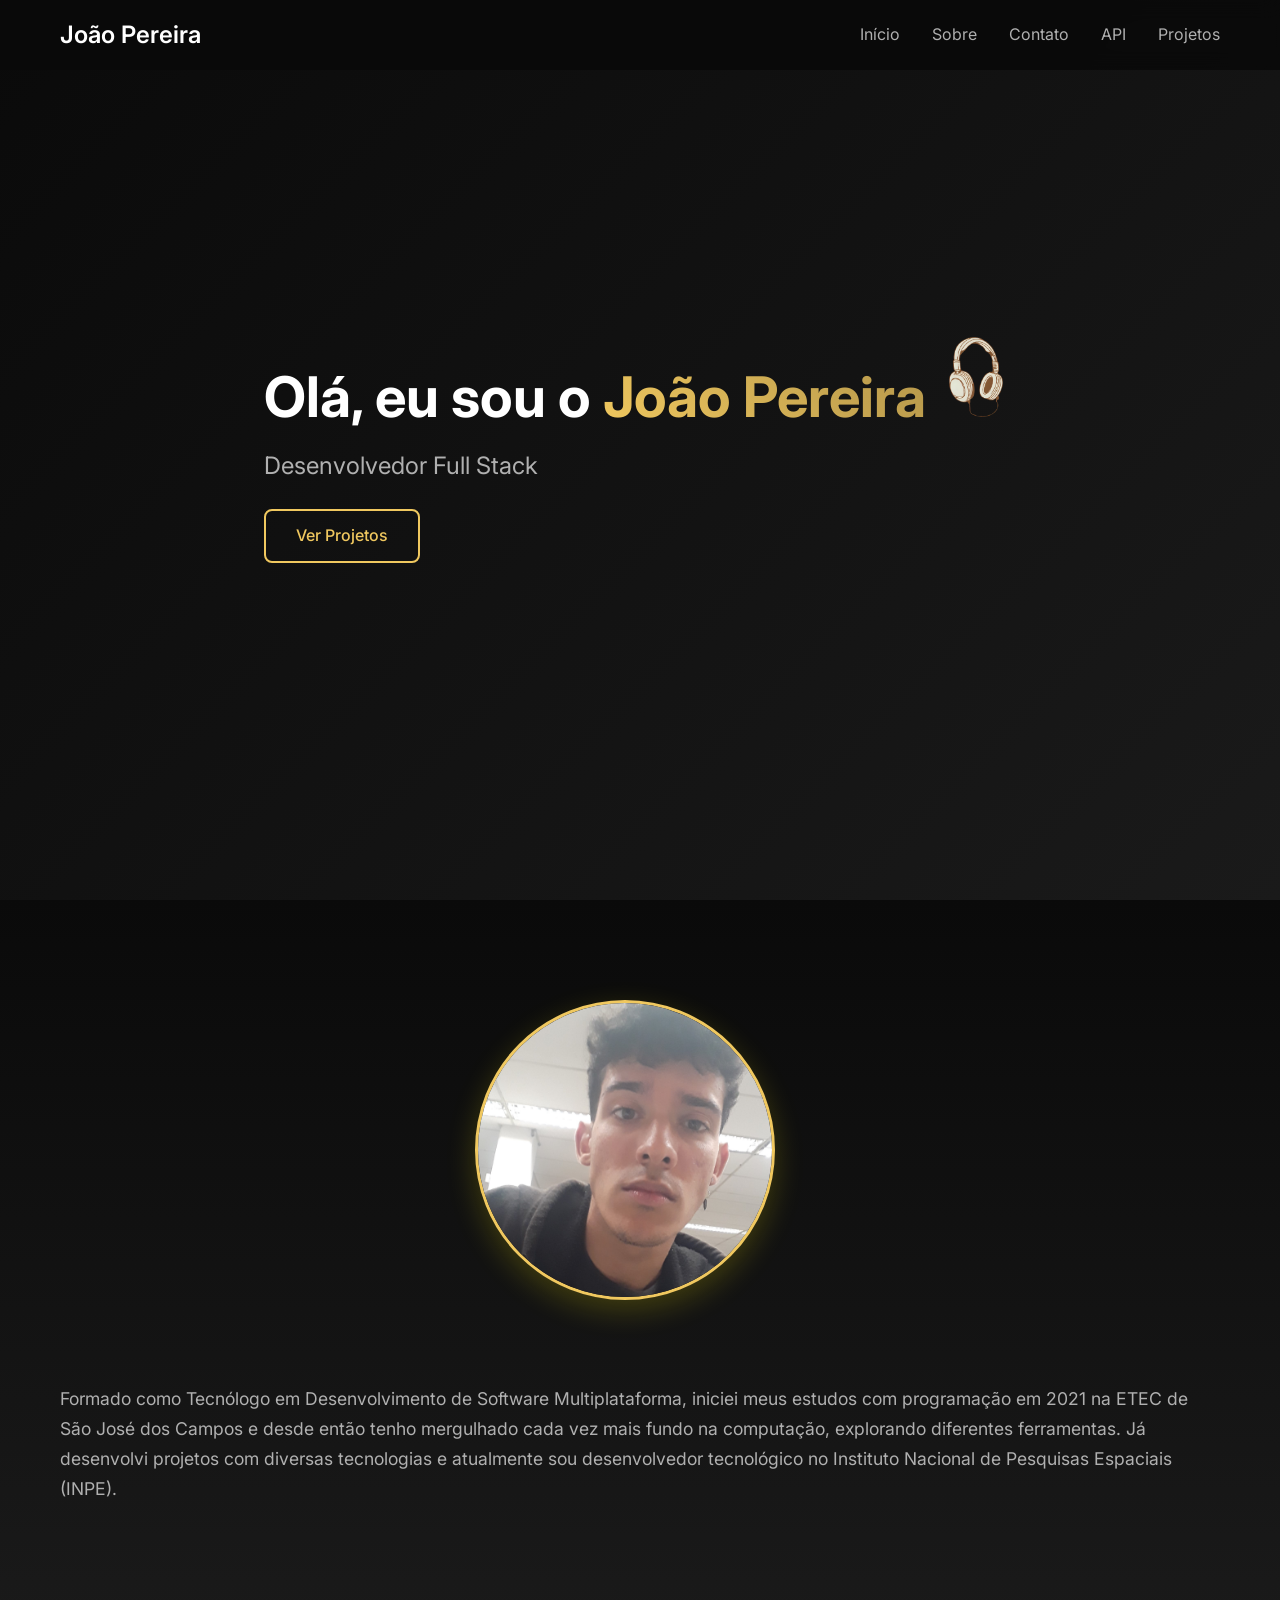
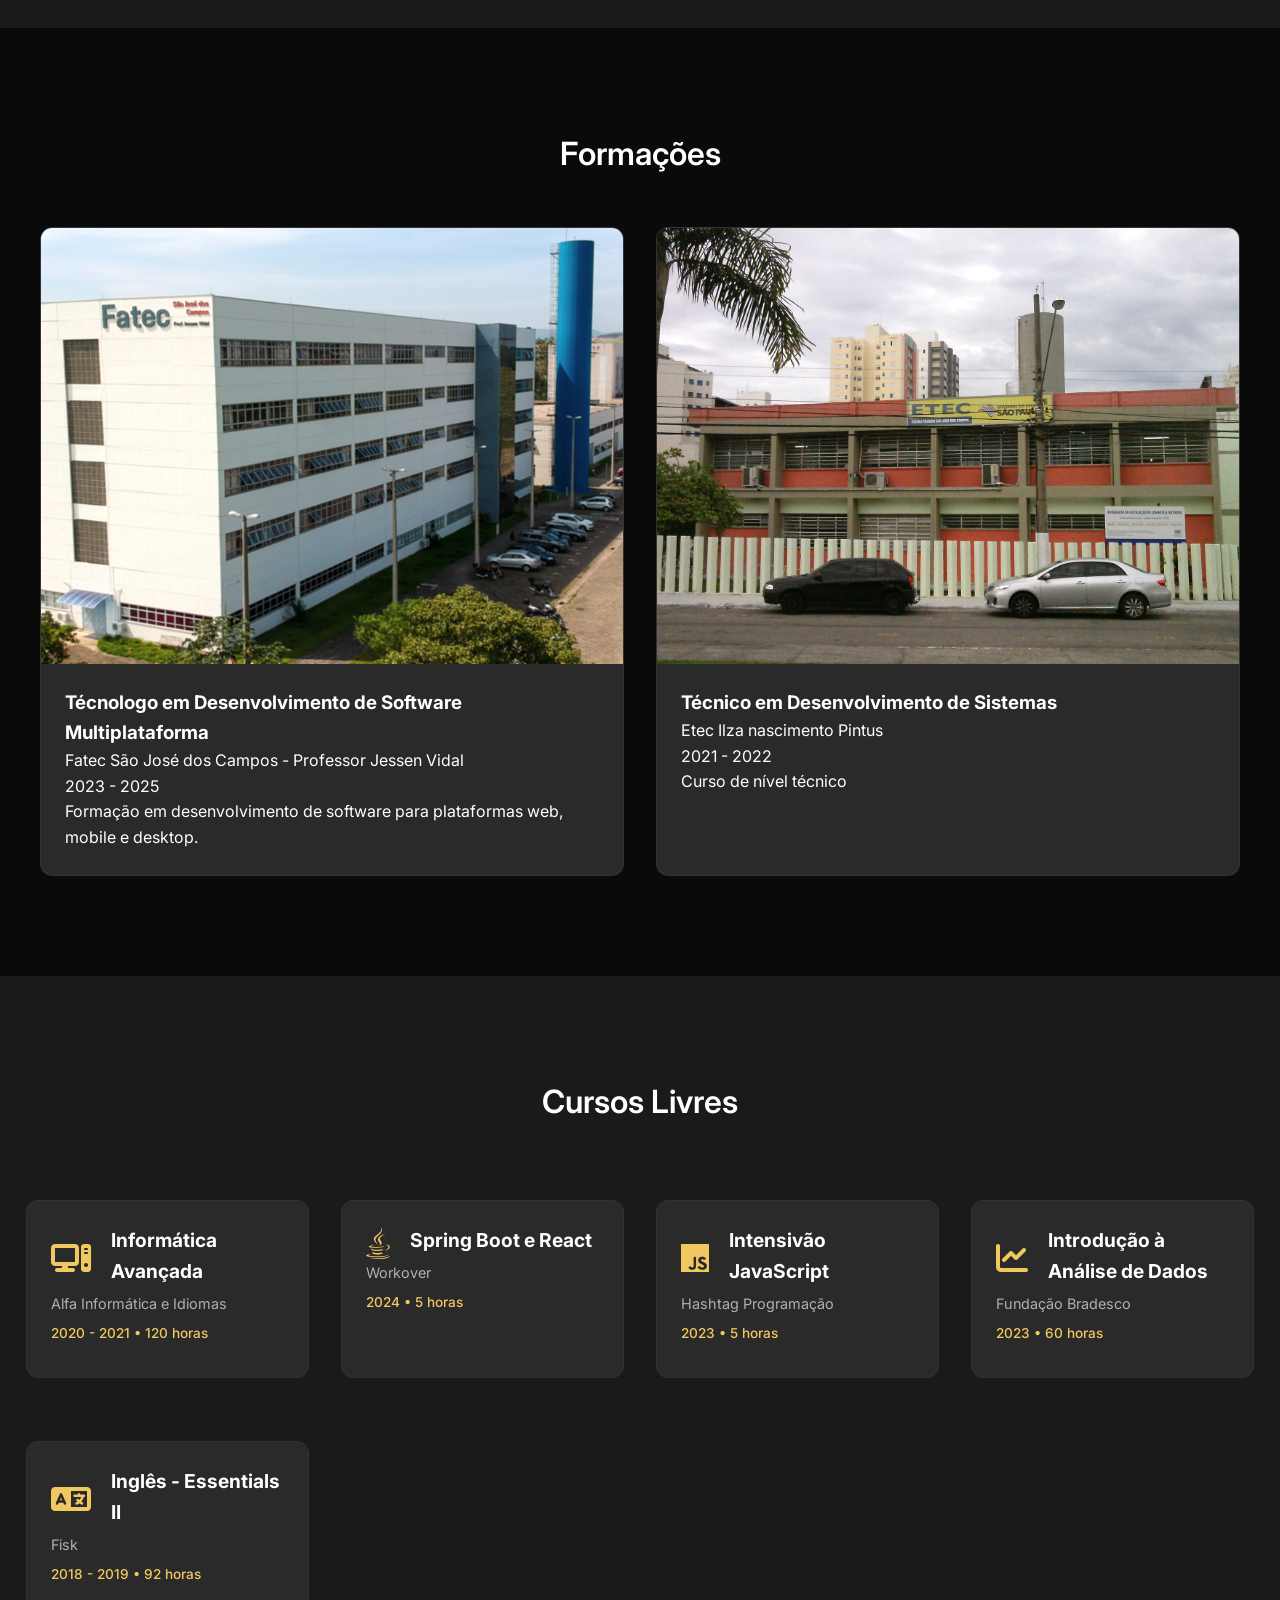
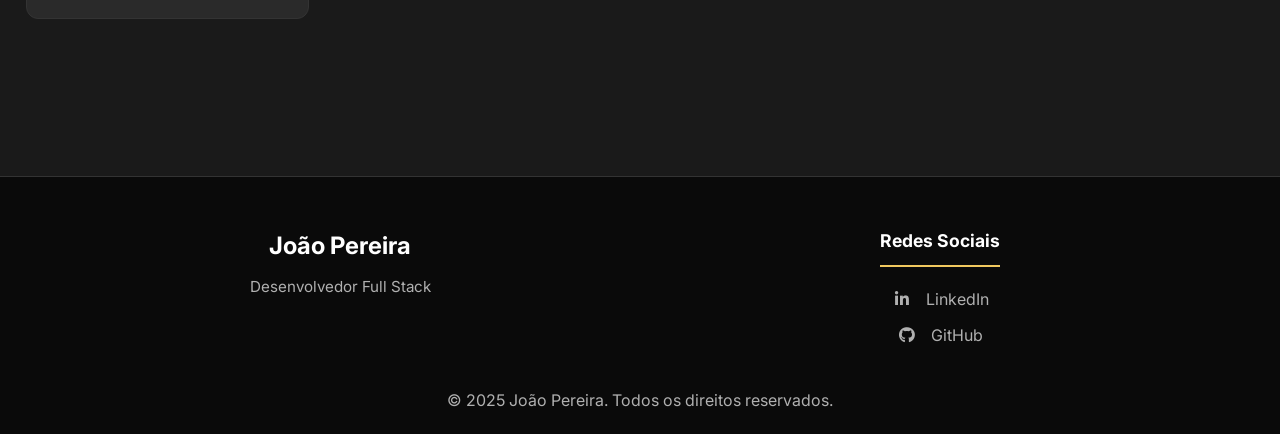
<file: docs/index.html>
<!DOCTYPE html>
<html lang="pt-BR">
<head>
    <meta charset="UTF-8">
    <meta name="viewport" content="width=device-width, initial-scale=1.0">
    <title>João Pereira</title>
    <link rel="stylesheet" href="static/css/style.css">
    <link href="https://fonts.googleapis.com/css2?family=Inter:wght@300;400;500;600;700&display=swap" rel="stylesheet">
    <link rel="shortcut icon" href="static/img/favicon.ico" type="image/x-icon">
    <link rel="stylesheet" href="https://cdnjs.cloudflare.com/ajax/libs/font-awesome/6.5.0/css/all.min.css">

</head>
<body>
    <header class="header">
        <nav class="nav">
            <div class="nav-container">
                <div class="logo">
                    <h2>João Pereira</h2>
                </div>
                <ul class="nav-menu">
                    <li><a href="#home" class="nav-link">Início</a></li>
                    <li><a href="#about" class="nav-link">Sobre</a></li>
                    <li><a href="#footer" class="nav-link">Contato</a></li>
                    <li><a href="templates/api.html" class="nav-link">API</a></li>
                    <li><a href="templates/projetos.html" class="nav-link">Projetos</a></li>
                </ul>
            </div>
        </nav>
    </header>
    <section id="home" class="hero">
        <div class="container">
            <div class="hero-content">
                <h1 class="hero-title">Olá, eu sou o <span class="highlight">João Pereira</span><img src="static/img/fone.png" alt="" style="margin-left: 10px; width: 80px;"></h1>
                <p class="hero-subtitle">Desenvolvedor Full Stack</p>
                <div class="hero-buttons">
                    <a href="templates/projetos.html" class="btn btn-secondary">Ver Projetos</a>
                </div>
            </div>
        </div>
    </section>
    <section id="about" class="about">
        <div class="container">
            <div class="about-content">
                <div class="about-content">
                    <img src="static/img/fotoportfolio.jpg" alt="">
                </div>
                <div class="about-text">
                    <p>
                        Formado como Tecnólogo em Desenvolvimento de Software Multiplataforma, iniciei meus estudos com programação em 2021 na ETEC de São José dos Campos e desde então tenho mergulhado cada vez mais fundo na computação, explorando diferentes ferramentas.
                        Já desenvolvi projetos com diversas tecnologias e atualmente sou desenvolvedor tecnológico no Instituto Nacional de Pesquisas Espaciais (INPE).
                    </p>
                </div>
            </div>
        </div>
    </section>
    <section class="container training">
        <h2 class="section-title">Formações</h2>
        <div class="education-grid">
            <div class="education-card">
                <div class="education-image-container">
                    <img src="static/img/fatec.png" alt="Fatec" class="education-image">
                </div>
                <div class="education-content">
                    <h3 class="education-title">Técnologo em Desenvolvimento de Software Multiplataforma</h3>
                    <p class="education-institution">Fatec São José dos Campos - Professor Jessen Vidal</p>
                    <p class="education-period">2023 - 2025</p>
                    <p class="education-description">Formação em desenvolvimento de software para plataformas web, mobile e desktop.</p>
                </div>
            </div>
            <div class="education-card">
                <div class="education-image-container">
                    <img src="static/img/etec.png" alt="UTFPR" class="education-image">
                </div>
                <div class="education-content">
                    <h3 class="education-title">Técnico em Desenvolvimento de Sistemas</h3>
                    <p class="education-institution">Etec Ilza nascimento Pintus</p>
                    <p class="education-period">2021 - 2022</p>
                    <p class="education-description">Curso de nível técnico</p>
                </div>
            </div>
        </div>
    </section>
    <section id="courses" class="courses">
    <h2 class="section-title">Cursos Livres</h2>
    <div class="courses-grid">
        <div class="course-card">
            <div class="course-header">
                <i class="fa-solid fa-computer course-icon"></i>
                <h3 class="course-title">Informática Avançada</h3>
            </div>
            <div class="course-details">
                <p class="course-institution">Alfa Informática e Idiomas</p>
                <p class="course-duration">2020 - 2021 • 120 horas</p>
            </div>
        </div>
        <div class="course-card">
            <div class="course-header">
                <i class="fa-brands fa-java course-icon"></i>
                <h3 class="course-title">Spring Boot e React</h3>
            </div>
            <div class="course-details">
                <p class="course-institution">Workover</p>
                <p class="course-duration">2024 • 5 horas</p>
            </div>
        </div>
        <div class="course-card">
            <div class="course-header">
                <i class="fa-brands fa-js course-icon"></i>
                <h3 class="course-title">Intensivão JavaScript</h3>
            </div>
            <div class="course-details">
                <p class="course-institution">Hashtag Programação</p>
                <p class="course-duration">2023 • 5 horas</p>
            </div>
        </div>
        <div class="course-card">
            <div class="course-header">
                <i class="fa-solid fa-chart-line course-icon"></i>
                <h3 class="course-title">Introdução à Análise de Dados</h3>
            </div>
            <div class="course-details">
                <p class="course-institution">Fundação Bradesco</p>
                <p class="course-duration">2023 • 60 horas</p>
            </div>
        </div>
        <div class="course-card">
            <div class="course-header">
                <i class="fa-solid fa-language course-icon"></i>
                <h3 class="course-title">Inglês - Essentials II</h3>
            </div>
            <div class="course-details">
                <p class="course-institution">Fisk</p>
                <p class="course-duration">2018 - 2019 • 92 horas</p>
            </div>
        </div>
    </div>
</section>

<footer class="footer" id="footer">
    <div class="container">
        <div class="footer-content">
            <div class="footer-brand">
                <h3>João Pereira</h3>
                <p>Desenvolvedor Full Stack</p>
            </div>
            <div class="footer-social">
                <h4>Redes Sociais</h4>
                <div class="social-links">
                    <a href="https://www.linkedin.com/in/joaopereira18/" target="_blank" aria-label="LinkedIn">
                        <i class="fab fa-linkedin-in"></i> LinkedIn
                    </a>
                    <a href="https://github.com/JaovitoP" target="_blank" aria-label="GitHub">
                        <i class="fab fa-github"></i> GitHub
                    </a>
                </div>
            </div>
        </div>
            <p>&copy; 2025 João Pereira. Todos os direitos reservados.</p>
    </div>
</footer>
</body>
</html>
</file>
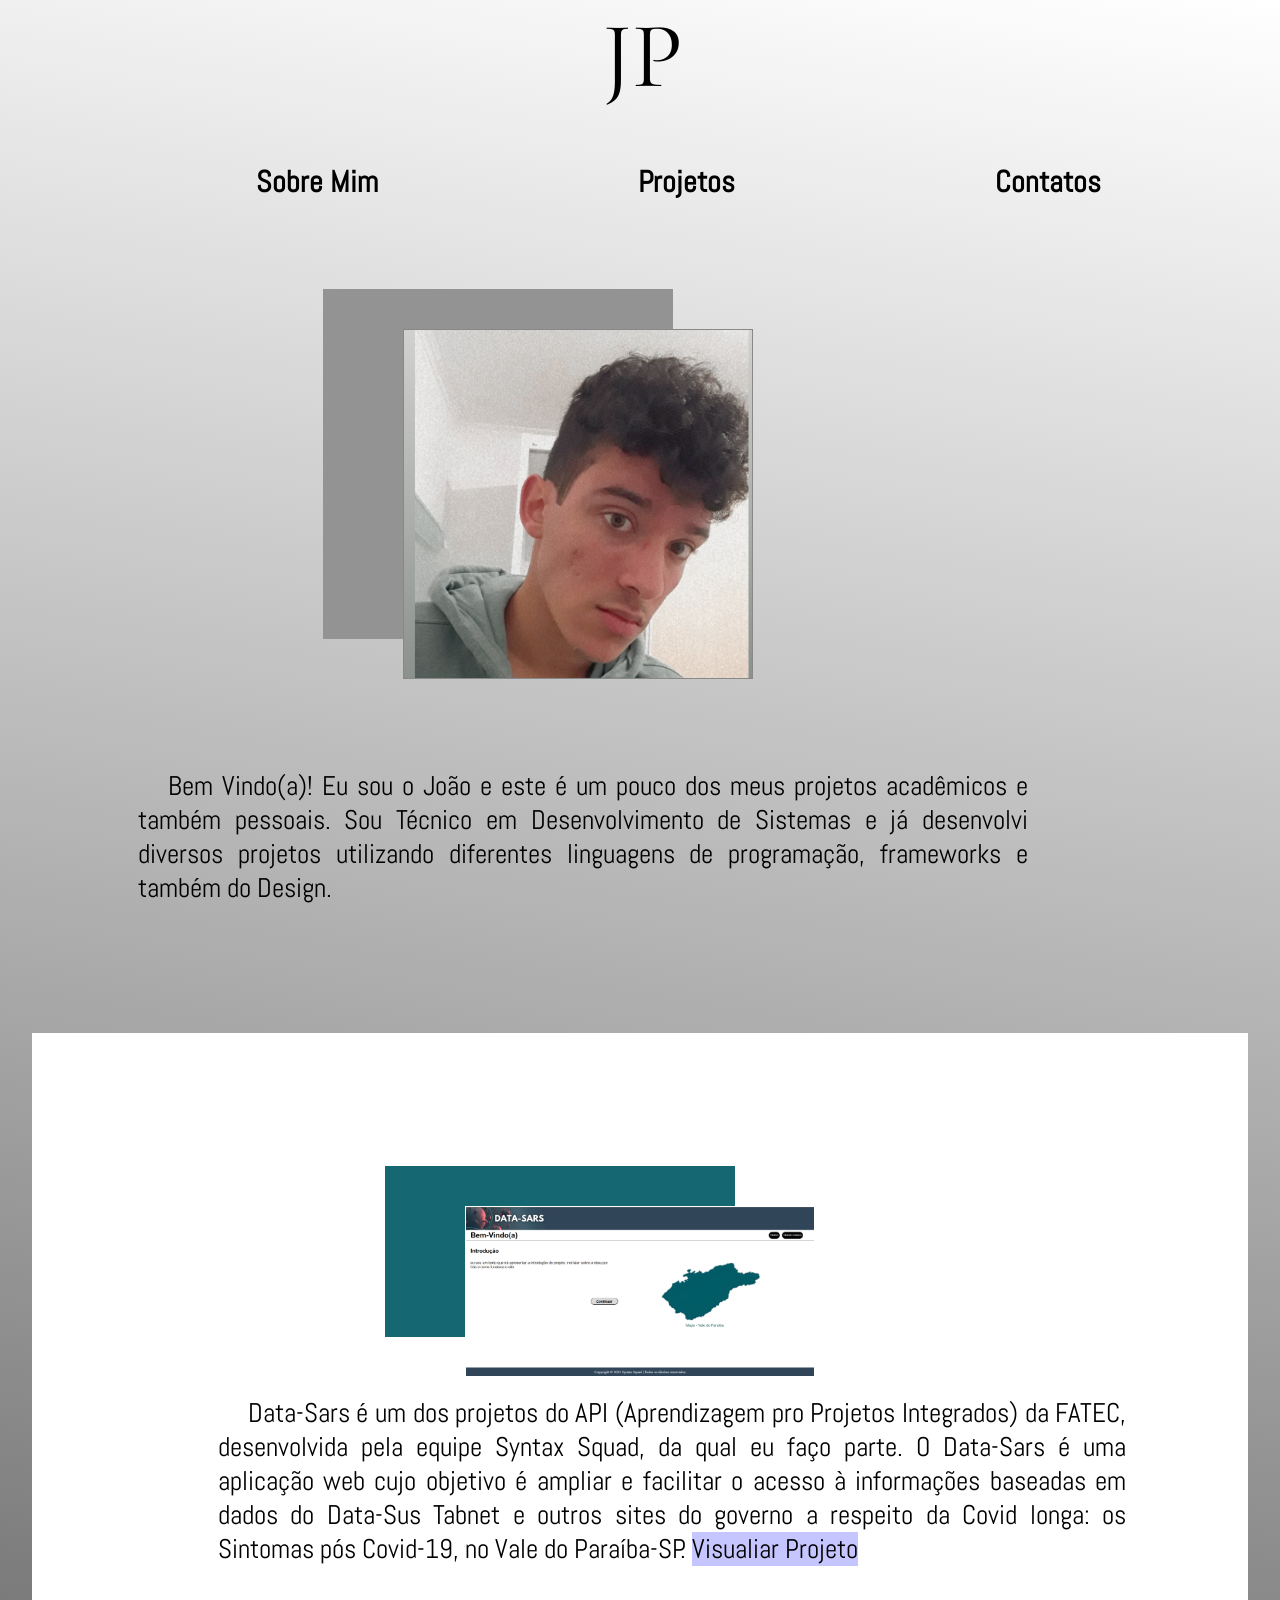
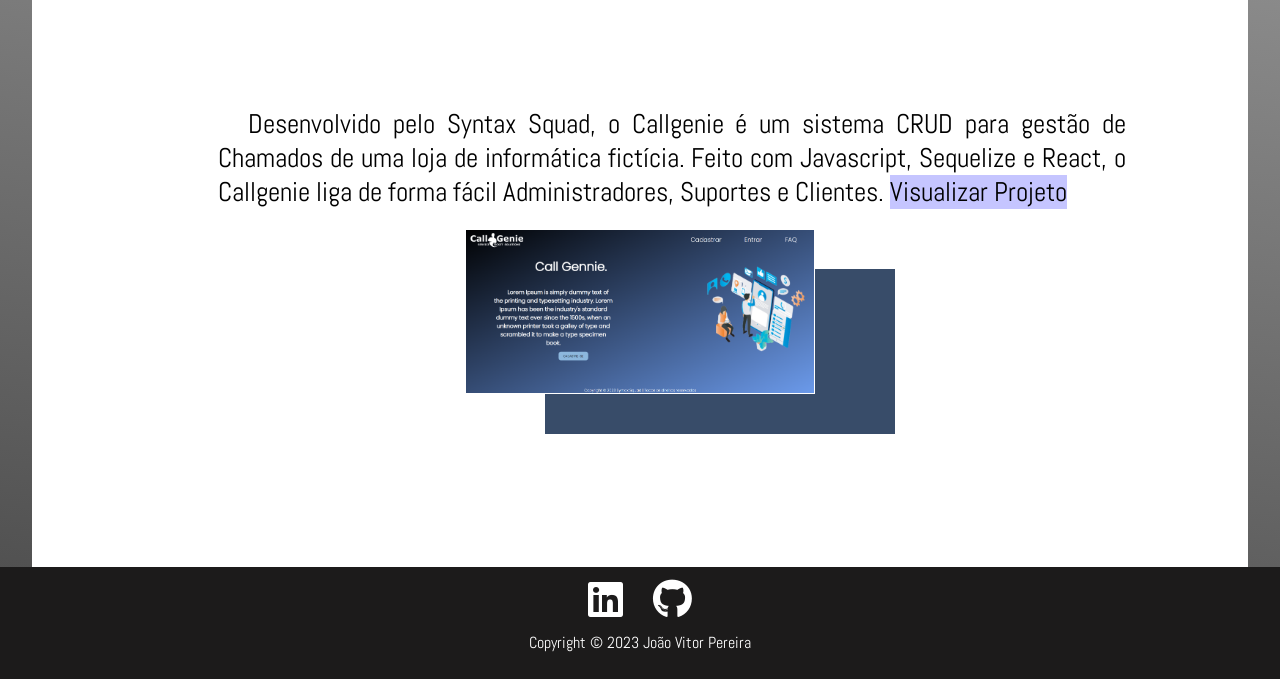
<file: src/index.html>
<!DOCTYPE html>
<html lang="pt-br">
  <head>
    <meta charset="UTF-8" />
    <meta name="viewport" content="width=device-width, initial-scale=1.0" />
    <link
      href="https://fonts.googleapis.com/css2?family=Material+Symbols+Outlined"
      rel="stylesheet"
    />
    <link rel="stylesheet" href="estilos/style.css" />
    <link rel="stylesheet" href="estilos/media-query.css" />
    <link rel="shortcut icon" href="img/jp_icon.png" type="image/x-icon" />
    <link rel="stylesheet" 
    href="https://cdnjs.cloudflare.com/ajax/libs/font-awesome/6.4.2/css/all.min.css" 
    integrity="sha512-z3gLpd7yknf1YoNbCzqRKc4qyor8gaKU1qmn+CShxbuBusANI9QpRohGBreCFkKxLhei6S9CQXFEbbKuqLg0DA==" 
    crossorigin="anonymous" 
    referrerpolicy="no-referrer" />
    <title>Portfolio</title>
  </head>
  <body onresize="mudouTamanho()">
    <header>
      <h1>JP</h1>
    </header>
    <span id="burguer" class="material-symbols-outlined" onclick="clickMenu()"
      >menu</span
    >
    <menu id="itens">
      <nav>
        <a href="#joao">Sobre Mim</a>
        <a href="#projetos">Projetos</a>
        <a href="#contatos">Contatos</a>
      </nav>
    </menu>
    <main>
      <div class="container-joao">
        <img src="img/fotoportfolio.jpg" id="joao"/>
        <p>
          Bem Vindo(a)! Eu sou o João e este é um pouco dos meus projetos acadêmicos e também pessoais.
          Sou Técnico em Desenvolvimento de Sistemas e já desenvolvi diversos projetos 
          utilizando diferentes linguagens de programação, frameworks e também do Design. 
        </p>
      </div>

      <div class="container-projetos" id="projetos">
        <div class="container-projeto projeto-img">
          <img src="img/data-sars.png" class="projetos-sombra" id="data-sars"
            />
            <p id="p-data-sars">
              Data-Sars é um dos projetos do API (Aprendizagem pro Projetos Integrados) da FATEC, desenvolvida
              pela equipe Syntax Squad, da qual eu faço parte.
              O Data-Sars é uma aplicação
              web cujo objetivo é ampliar e facilitar o acesso à informações baseadas em dados do Data-Sus
              Tabnet e outros sites do governo a respeito da Covid longa: os Sintomas pós Covid-19,
              no Vale do Paraíba-SP. <a href="https://github.com/JaovitoP/Data-Sars" target="_blank" class="link_decoration">Visualiar Projeto</a>
            </p>
        </div>
        <div class="container-projeto projeto-img">
          <p id="p-data-sars">
            Desenvolvido pelo Syntax Squad, o Callgenie é um sistema CRUD
            para gestão de Chamados de uma loja de informática fictícia. Feito com Javascript, Sequelize e React, o Callgenie liga de forma
            fácil Administradores, Suportes e Clientes. <a href="https://github.com/Grupo-Syntax-Squad/CallGenie" target="_blank" class="link_decoration">Visualizar Projeto</a>
          </p>
          <img
            src="img/callgenie.png"
            class="projetos-sombras"
            id="direita"
        />
        </div>
      </div>
    </main>
      <footer id="contatos">
        <!-- <div class="contato">
          <a href="https://www.linkedin.com/in/joaopereira18/" target="_blank">
            <img src="img/In-White-128@2x.png" alt="LinkedIn"
            /></a>
            <a href="https://github.com/JaovitoP" target="_blank">
              <img src="img/github-mark.png" alt="Github"
              /></a>
            </div> -->
            <div class="link_footer">
              <a href="https://www.linkedin.com/in/joaopereira18/" target="_blank"><i class="fa-brands fa-linkedin" style="color: #ffffff;"></i></a>
              <a href="https://github.com/JaovitoP" target="_blank"><i class="fa-brands fa-github" style="color: #ffffff;"></i></a>
            </div>
            <p>Copyright © 2023 João Vitor Pereira</p>
    </footer>
    <script src="script.js"></script>
  </body>
</html>
<!--  -->
</file>
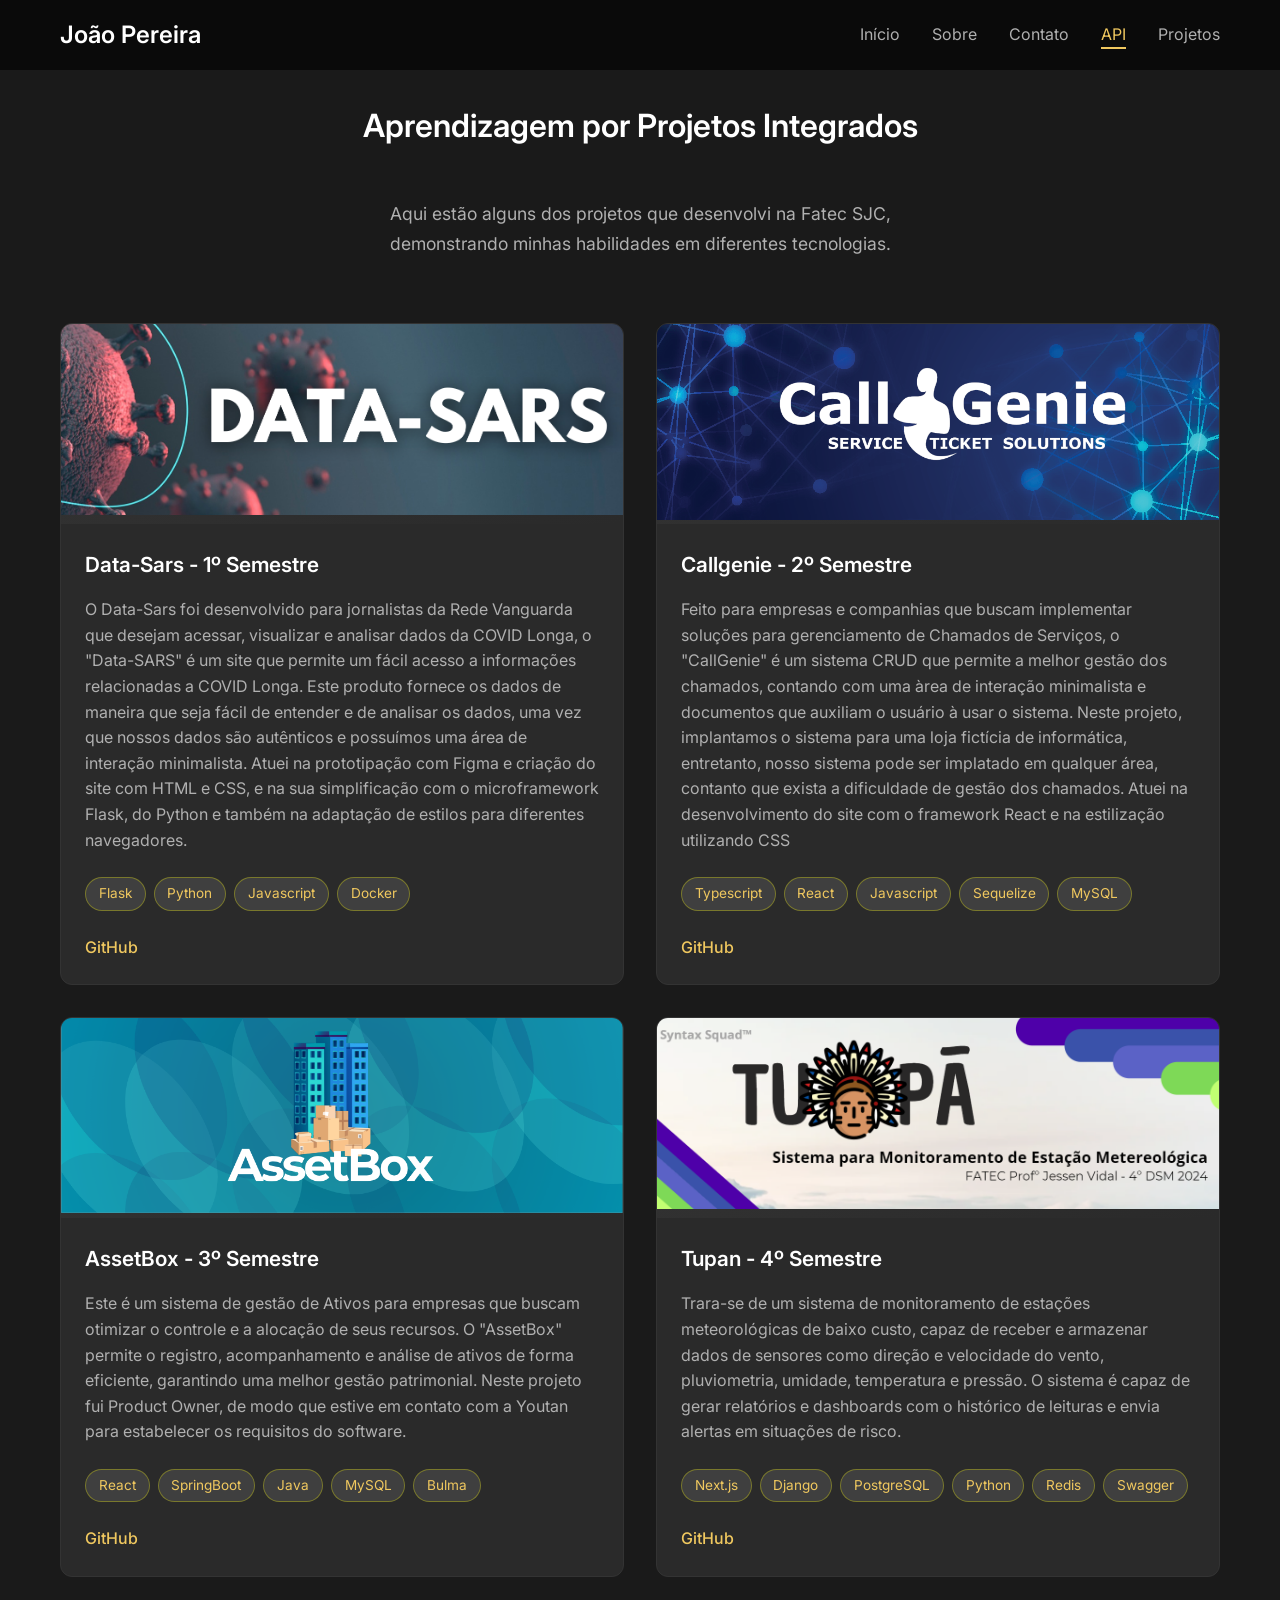
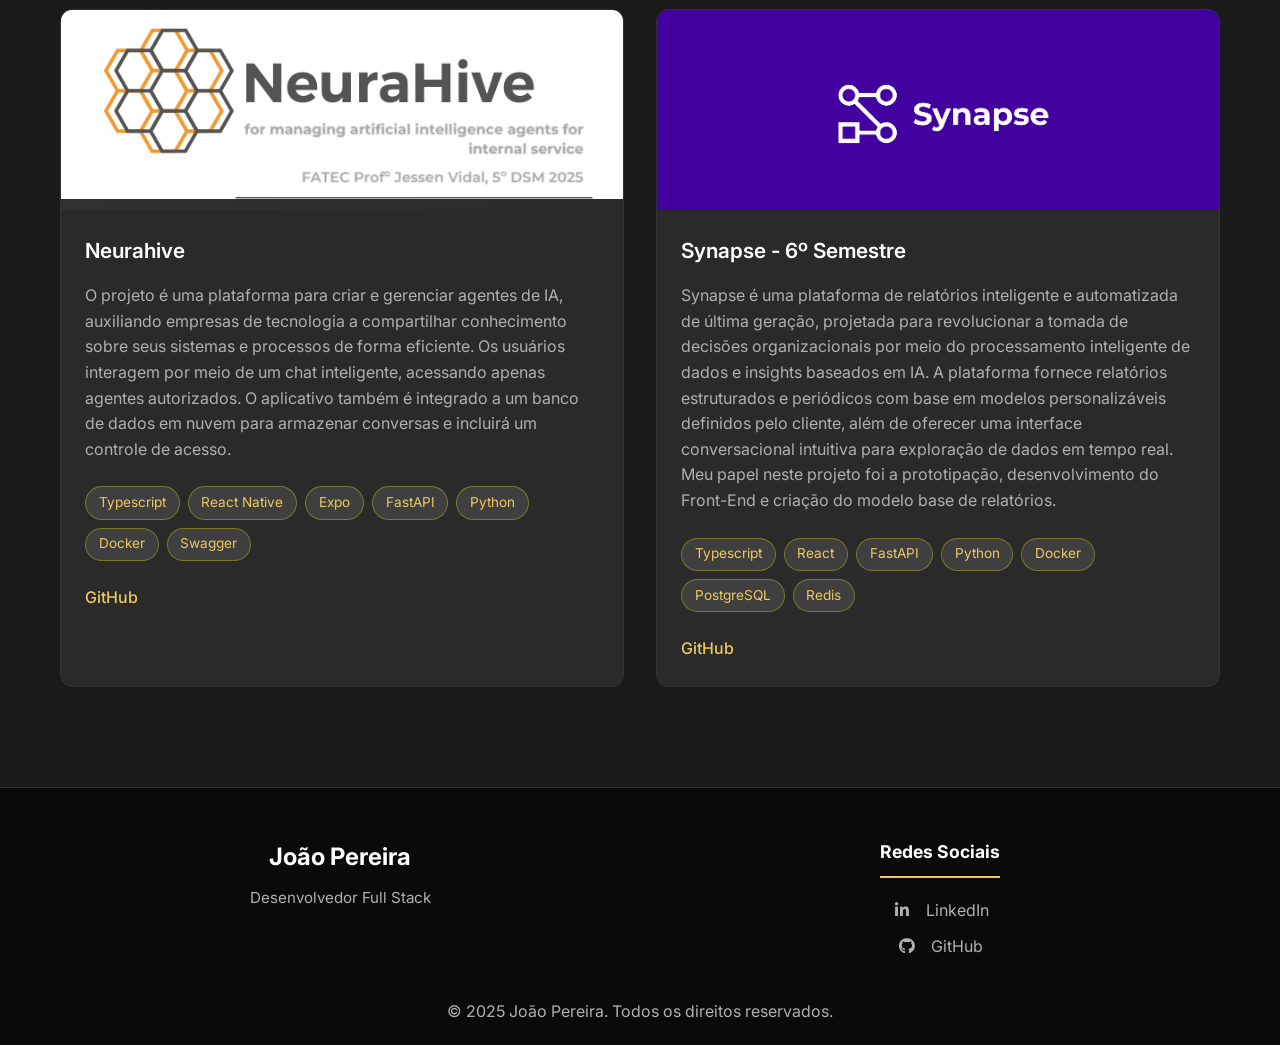
<file: docs/templates/api.html>
<!DOCTYPE html>
<html lang="pt-BR">
<head>
    <meta charset="UTF-8">
    <meta name="viewport" content="width=device-width, initial-scale=1.0">
    <title>João Pereira</title>
    <link rel="stylesheet" href="../static/css/style.css">
    <link href="https://fonts.googleapis.com/css2?family=Inter:wght@300;400;500;600;700&display=swap" rel="stylesheet">
    <link rel="shortcut icon" href="../static/img/favicon.ico" type="image/x-icon">
    <link rel="stylesheet" href="https://cdnjs.cloudflare.com/ajax/libs/font-awesome/6.5.0/css/all.min.css">

</head>
<body>
    <header class="header">
        <nav class="nav">
            <div class="nav-container">
                <div class="logo">
                    <h2>João Pereira</h2>
                </div>
                <ul class="nav-menu">
                    <li><a href="../index.html" class="nav-link">Início</a></li>
                    <li><a href="../index.html#about" class="nav-link">Sobre</a></li>
                    <li><a href="api.html#footer" class="nav-link">Contato</a></li>
                    <li><a href="api.html" class="nav-link active">API</a></li>
                    <li><a href="projetos.html" class="nav-link">Projetos</a></li>
                </ul>
            </div>
        </nav>
    </header>
    <section class="projects-page">
        <div class="container">
            <div class="page-header">
                <h1 class="page-title">Aprendizagem por Projetos Integrados</h1>
                <p class="page-description">
                    Aqui estão alguns dos projetos que desenvolvi na Fatec SJC, demonstrando minhas habilidades em diferentes tecnologias.
                </p>
            </div>
            <div class="projects-grid">
                <div class="project-card">
                    <div class="project-image">
                        <div class="project-placeholder">
                           <img src="../static/img/datasars_logo.png" alt="" class="logo-projeto">
                        </div>
                    </div>
                    <div class="project-content">
                        <h3 class="project-title">Data-Sars - 1º Semestre</h3>
                        <p class="project-description">
                            O Data-Sars foi desenvolvido para jornalistas da Rede Vanguarda que desejam acessar, visualizar e analisar dados da COVID Longa, o "Data-SARS" é um site que permite um fácil acesso a informações relacionadas a COVID Longa. Este produto fornece os dados de maneira que seja fácil de entender e de analisar os dados, uma vez que nossos dados são autênticos e possuímos uma área de interação minimalista.
                            Atuei na prototipação com Figma e criação do site com HTML e CSS, e na sua simplificação com o microframework Flask, do Python e também na adaptação de estilos para diferentes navegadores.
                        </p>
                        <div class="project-tech">
                            <span class="tech-tag">Flask</span>
                            <span class="tech-tag">Python</span>
                            <span class="tech-tag">Javascript</span>
                            <span class="tech-tag">Docker</span>
                        </div>
                        <div class="project-links">
                            <a href="https://github.com/JaovitoP/Data-Sars" target="_blank" class="project-link">GitHub</a>
                        </div>
                    </div>
                </div>
                <div class="project-card">
                    <div class="project-image">
                        <div class="project-placeholder">
                           <img src="../static/img/callgenie_logo.png" alt="" class="logo-projeto">
                        </div>
                    </div>
                    <div class="project-content">
                        <h3 class="project-title">Callgenie - 2º Semestre</h3>
                        <p class="project-description">
                            Feito para empresas e companhias que buscam implementar soluções para gerenciamento de Chamados de Serviços, o "CallGenie" é um sistema CRUD que permite a melhor gestão dos chamados, contando com uma àrea de interação minimalista e documentos que auxiliam o usuário à usar o sistema. Neste projeto, implantamos o sistema para uma loja fictícia de informática, entretanto, nosso sistema pode ser implatado em qualquer área, contanto que exista a dificuldade de gestão dos chamados. Atuei na desenvolvimento do site com o framework React e na estilização utilizando CSS
                        </p>
                        <div class="project-tech">
                            <span class="tech-tag">Typescript</span>
                            <span class="tech-tag">React</span>
                            <span class="tech-tag">Javascript</span>
                            <span class="tech-tag">Sequelize</span>
                            <span class="tech-tag">MySQL</span>
                        </div>
                        <div class="project-links">
                            <a href="https://github.com/JaovitoP/CallGenie" target="_blank" class="project-link">GitHub</a>
                        </div>
                    </div>
                </div>
                <div class="project-card">
                    <div class="project-image">
                        <div class="project-placeholder">
                           <img src="../static/img/assetbox_logo.png" alt="" class="logo-projeto">
                        </div>
                    </div>
                    <div class="project-content">
                        <h3 class="project-title">AssetBox - 3º Semestre</h3>
                        <p class="project-description">
                            Este é um sistema de gestão de Ativos para empresas que buscam otimizar o controle e a alocação de seus recursos. O "AssetBox" permite o registro, acompanhamento e análise de ativos de forma eficiente, garantindo uma melhor gestão patrimonial. Neste projeto fui Product Owner, de modo que estive em contato com a Youtan para estabelecer os requisitos do software.
                        </p>
                        <div class="project-tech">
                            <span class="tech-tag">React</span>
                            <span class="tech-tag">SpringBoot</span>
                            <span class="tech-tag">Java</span>
                            <span class="tech-tag">MySQL</span>
                            <span class="tech-tag">Bulma</span>
                        </div>
                        <div class="project-links">
                            <a href="https://github.com/JaovitoP/AssetBox" target="_blank" class="project-link">GitHub</a>
                        </div>
                    </div>
                </div>
                <div class="project-card">
                    <div class="project-image">
                        <div class="project-placeholder">
                           <img src="../static/img/tupan_logo.png" alt="" class="logo-projeto">
                        </div>
                    </div>
                    <div class="project-content">
                        <h3 class="project-title">Tupan - 4º Semestre</h3>
                        <p class="project-description">
                            Trara-se de um sistema de monitoramento de estações meteorológicas de baixo custo, capaz de receber e armazenar dados de sensores como direção e velocidade do vento, pluviometria, umidade, temperatura e pressão. O sistema é capaz de gerar relatórios e dashboards com o histórico de leituras e envia alertas em situações de risco.
                        </p>
                        <div class="project-tech">
                            <span class="tech-tag">Next.js</span>
                            <span class="tech-tag">Django</span>
                            <span class="tech-tag">PostgreSQL</span>
                            <span class="tech-tag">Python</span>
                            <span class="tech-tag">Redis</span>
                            <span class="tech-tag">Swagger</span>
                        </div>
                        <div class="project-links">
                            <a href="https://github.com/JaovitoP/Tupan" target="_blank" class="project-link">GitHub</a>
                        </div>
                    </div>
                </div>
                <div class="project-card">
                    <div class="project-image">
                        <div class="project-placeholder">
                           <img src="../static/img/neurahive_logo.png" alt="" class="logo-projeto">
                        </div>
                    </div>
                    <div class="project-content">
                        <h3 class="project-title">Neurahive</h3>
                        <p class="project-description">
                            O projeto é uma plataforma para criar e gerenciar agentes de IA, auxiliando empresas de tecnologia a compartilhar conhecimento sobre seus sistemas e processos de forma eficiente. Os usuários interagem por meio de um chat inteligente, acessando apenas agentes autorizados. O aplicativo também é integrado a um banco de dados em nuvem para armazenar conversas e incluirá um controle de acesso.
                        </p>
                        <div class="project-tech">
                            <span class="tech-tag">Typescript</span>
                            <span class="tech-tag">React Native</span>
                            <span class="tech-tag">Expo</span>
                            <span class="tech-tag">FastAPI</span>
                            <span class="tech-tag">Python</span>
                            <span class="tech-tag">Docker</span>
                            <span class="tech-tag">Swagger</span>
                        </div>
                        <div class="project-links">
                            <a href="https://github.com/JaovitoP/neurahive" target="_blank" class="project-link">GitHub</a>
                        </div>
                    </div>
                </div>
                <div class="project-card">
                    <div class="project-image">
                        <div class="project-placeholder">
                           <img src="../static/img/synapse_logo.png" alt="" class="logo-projeto">
                        </div>
                    </div>
                    <div class="project-content">
                        <h3 class="project-title">Synapse - 6º Semestre</h3>
                        <p class="project-description">
                            Synapse é uma plataforma de relatórios inteligente e automatizada de última geração, projetada para revolucionar a tomada de decisões organizacionais por meio do processamento inteligente de dados e insights baseados em IA. A plataforma fornece relatórios estruturados e periódicos com base em modelos personalizáveis definidos pelo cliente, além de oferecer uma interface conversacional intuitiva para exploração de dados em tempo real. Meu papel neste projeto foi a prototipação, desenvolvimento do Front-End e criação do modelo base de relatórios.
                        </p>
                        <div class="project-tech">
                            <span class="tech-tag">Typescript</span>
                            <span class="tech-tag">React</span>
                            <span class="tech-tag">FastAPI</span>
                            <span class="tech-tag">Python</span>
                            <span class="tech-tag">Docker</span>
                            <span class="tech-tag">PostgreSQL</span>
                            <span class="tech-tag">Redis</span>
                        </div>
                        <div class="project-links">
                            <a href="https://github.com/JaovitoP/synapse" target="_blank" class="project-link">GitHub</a>
                        </div>
                    </div>
                </div>
            </div>
        </div>
    </section>
    <footer class="footer" id="footer">
        <div class="container">
            <div class="footer-content">
                <div class="footer-brand">
                    <h3>João Pereira</h3>
                    <p>Desenvolvedor Full Stack</p>
                </div>
                <div class="footer-social">
                    <h4>Redes Sociais</h4>
                    <div class="social-links">
                        <a href="https://www.linkedin.com/in/joaopereira18/" target="_blank" aria-label="LinkedIn">
                            <i class="fab fa-linkedin-in"></i> LinkedIn
                        </a>
                        <a href="https://github.com/JaovitoP" target="_blank" aria-label="GitHub">
                            <i class="fab fa-github"></i> GitHub
                        </a>
                    </div>
                </div>
            </div>
                <p>&copy; 2025 João Pereira. Todos os direitos reservados.</p>
        </div>
    </footer>
</body>
</html>
</file>
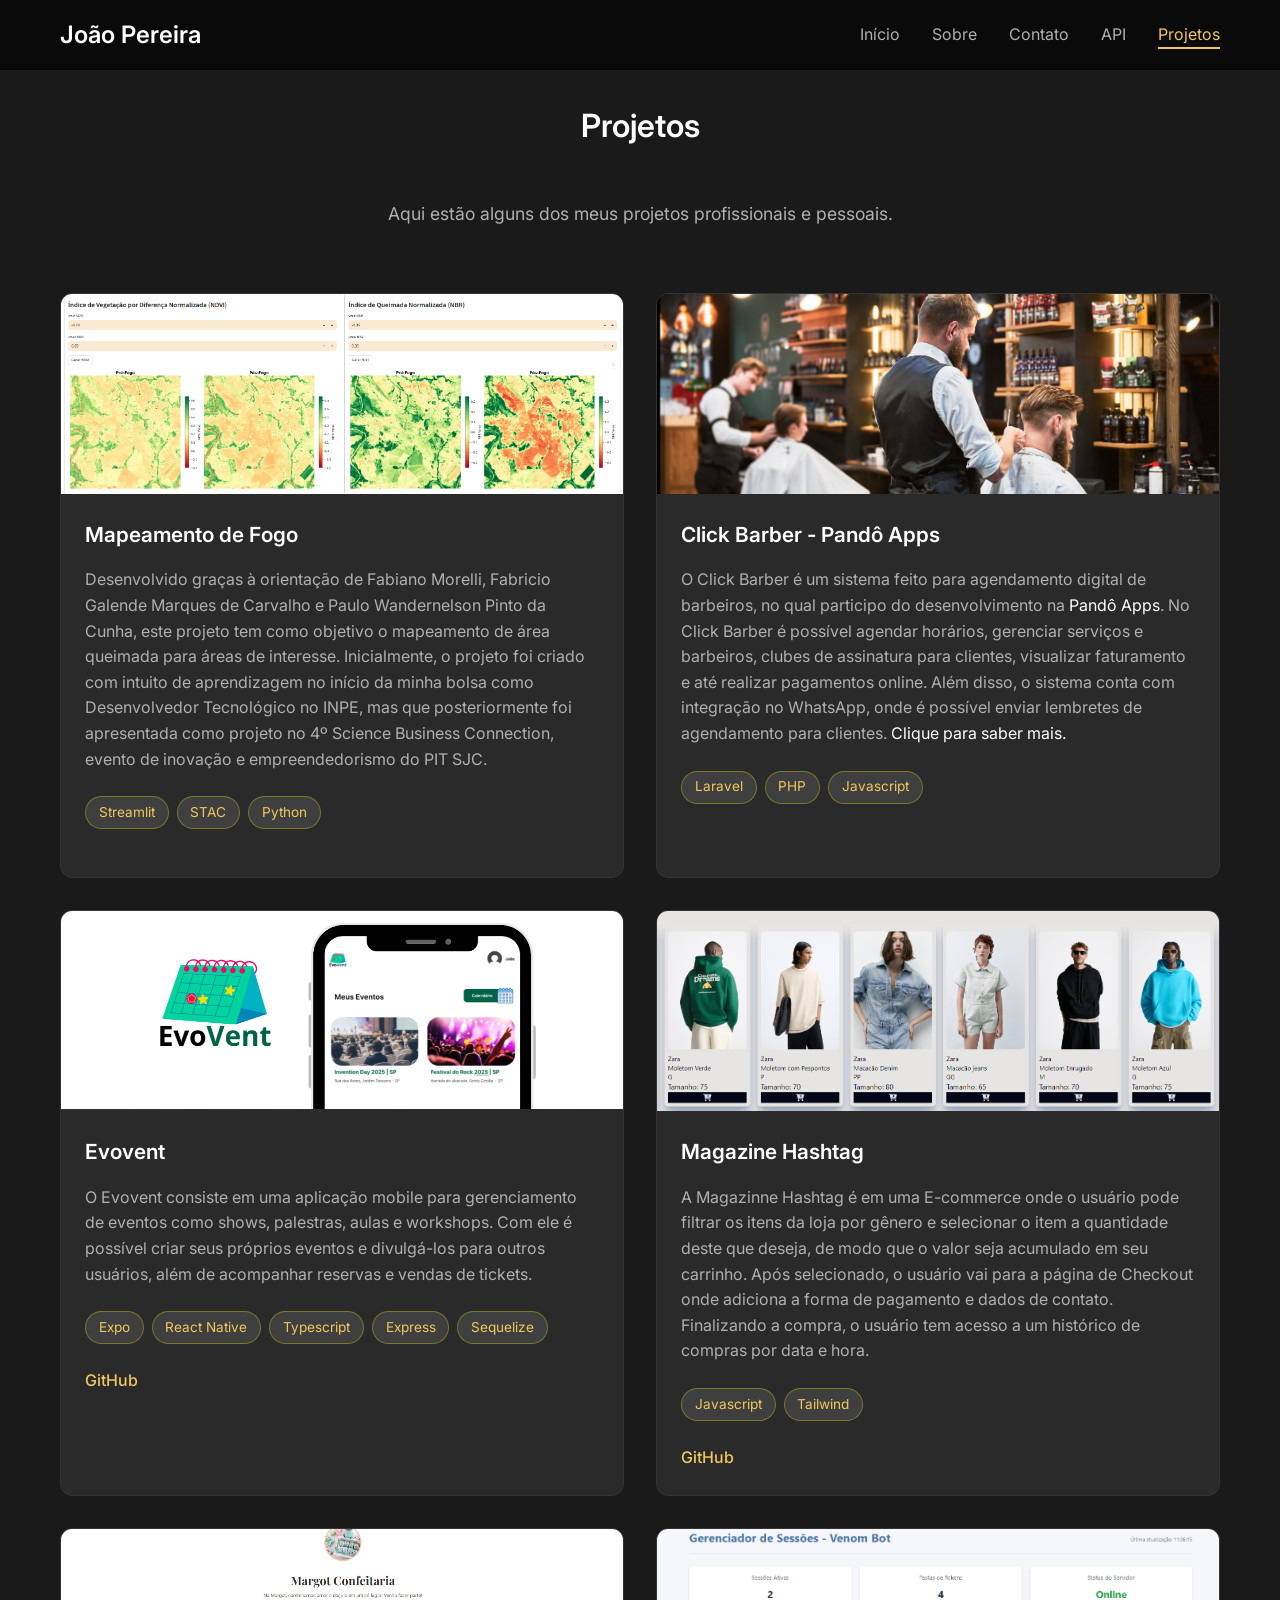
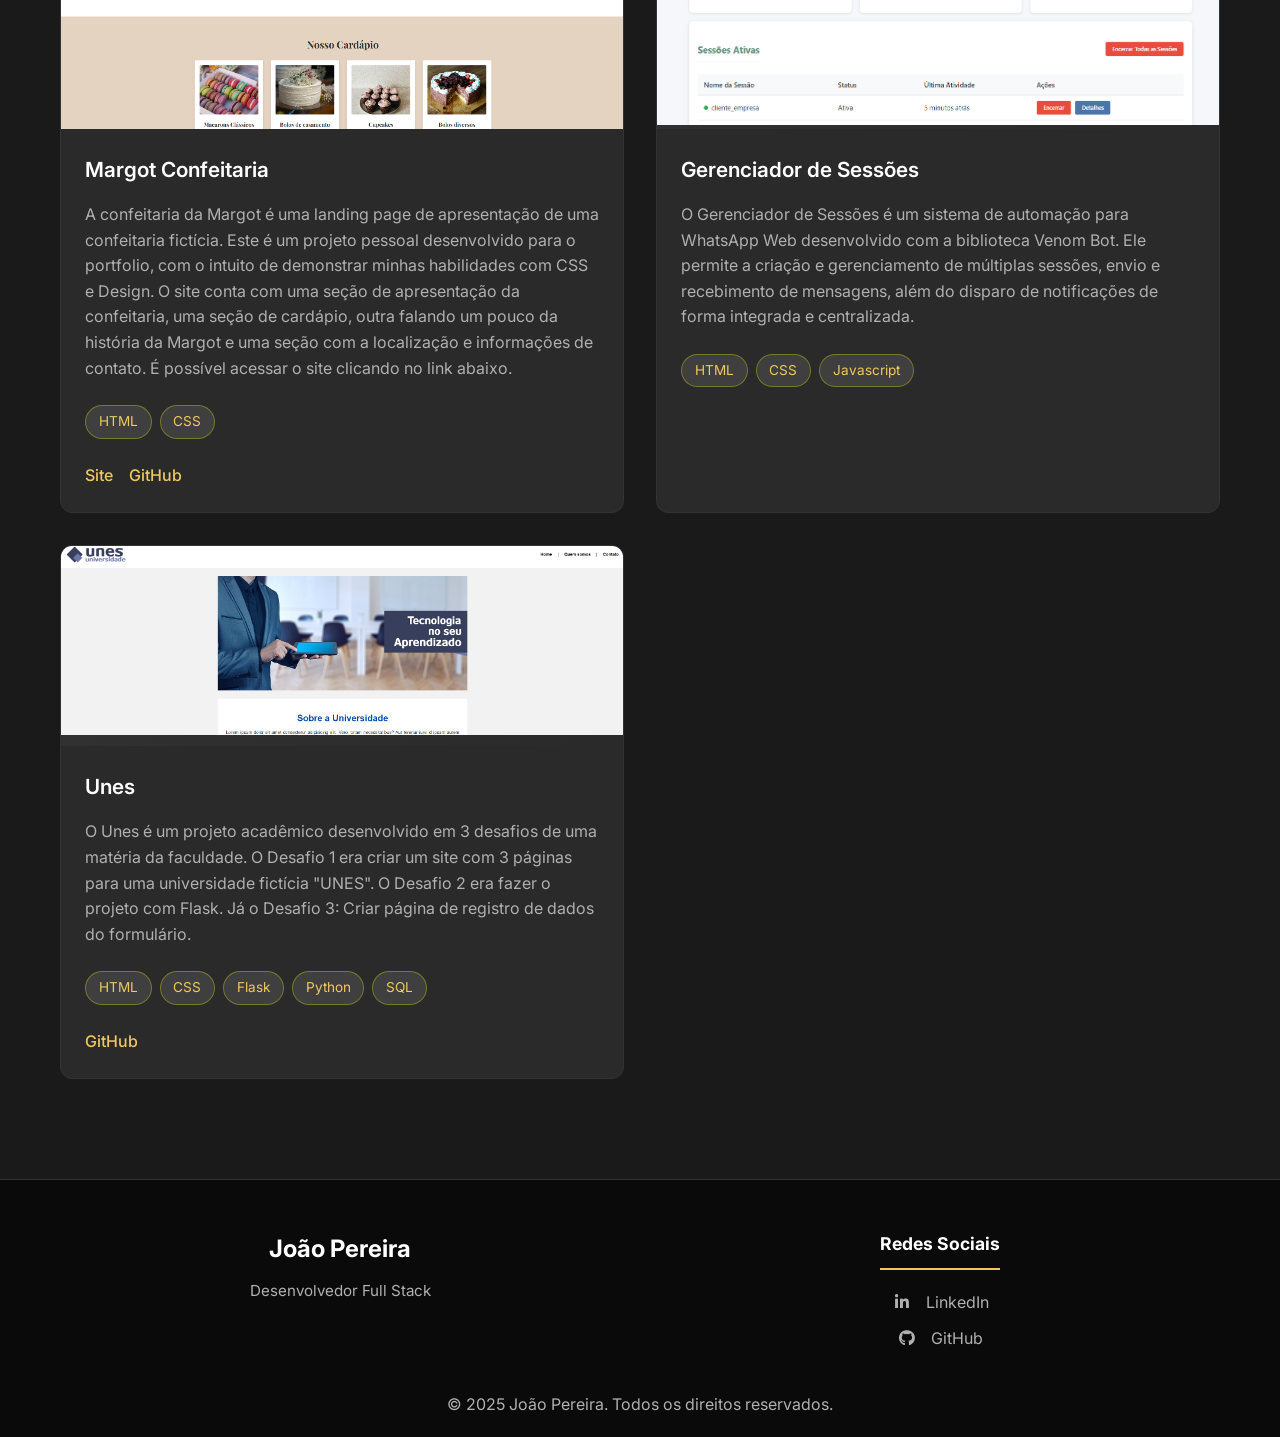
<file: docs/templates/projetos.html>
<!DOCTYPE html>
<html lang="pt-BR">
<head>
    <meta charset="UTF-8">
    <meta name="viewport" content="width=device-width, initial-scale=1.0">
    <title>João Pereira</title>
    <link rel="stylesheet" href="../static/css/style.css">
    <link href="https://fonts.googleapis.com/css2?family=Inter:wght@300;400;500;600;700&display=swap" rel="stylesheet">
    <link rel="shortcut icon" href="../static/img/favicon.ico" type="image/x-icon">
    <link rel="stylesheet" href="https://cdnjs.cloudflare.com/ajax/libs/font-awesome/6.5.0/css/all.min.css">
</head>
<body>
    <header class="header">
        <nav class="nav">
            <div class="nav-container">
                <div class="logo">
                    <h2>João Pereira</h2>
                </div>
                <ul class="nav-menu">
                    <li><a href="../index.html" class="nav-link">Início</a></li>
                    <li><a href="../index.html#about" class="nav-link">Sobre</a></li>
                    <li><a href="projetos.html#footer" class="nav-link">Contato</a></li>
                    <li><a href="api.html" class="nav-link">API</a></li>
                    <li><a href="projetos.html" class="nav-link active">Projetos</a></li>
                </ul>
            </div>
        </nav>
    </header>
    <section class="projects-page">
        <div class="container">
            <div class="page-header">
                <h1 class="page-title">Projetos</h1>
                <p class="page-description">
                    Aqui estão alguns dos meus projetos profissionais e pessoais.
                </p>
            </div>
            <div class="projects-grid">
                <div class="project-card">
                    <div class="project-image">
                        <div class="project-placeholder">
                           <img src="../static/img/app-queimadas.png" alt="" class="logo-projeto">
                        </div>
                    </div>
                    <div class="project-content">
                        <h3 class="project-title">Mapeamento de Fogo</h3>
                        <p class="project-description">
                            Desenvolvido graças à orientação de Fabiano Morelli, Fabricio Galende Marques de Carvalho e Paulo Wandernelson Pinto da Cunha, este projeto tem como objetivo o mapeamento de área queimada para áreas de interesse. Inicialmente, o projeto foi criado com intuito de aprendizagem no início da minha bolsa como Desenvolvedor Tecnológico no INPE, mas que posteriormente foi apresentada como projeto no 4º Science Business Connection, evento de inovação e empreendedorismo do PIT SJC.
                        </p>
                        <div class="project-tech">
                            <span class="tech-tag">Streamlit</span>
                            <span class="tech-tag">STAC</span>
                            <span class="tech-tag">Python</span>
                        </div>
                    </div>
                </div>
                <div class="project-card">
                    <div class="project-image">
                        <div class="project-placeholder">
                           <img src="../static/img/clickbarber.png" alt="" class="logo-projeto">
                        </div>
                    </div>
                    <div class="project-content">
                        <h3 class="project-title">Click Barber - Pandô Apps</h3>
                        <p class="project-description">
                            O Click Barber é um sistema feito para agendamento digital de barbeiros, no qual participo do desenvolvimento na <a href="https://www.pandoapps.com.br/" target="_blank" style="color: white; text-decoration:none;">Pandô Apps</a>. No Click Barber é possível agendar horários, gerenciar serviços e barbeiros, clubes de assinatura para clientes, visualizar faturamento e até realizar pagamentos online. Além disso, o sistema conta com integração no WhatsApp, onde é possível enviar lembretes de agendamento para clientes.
                            <a href="https://clickbarber.pandoapps.com.br/" target="_blank" style="color: white; text-decoration:none;">Clique para saber mais.</a>
                        </p>
                        <div class="project-tech">
                            <span class="tech-tag">Laravel</span>
                            <span class="tech-tag">PHP</span>
                            <span class="tech-tag">Javascript</span>
                        </div>
                    </div>
                </div>
                <div class="project-card">
                    <div class="project-image">
                        <div class="project-placeholder">
                           <img src="../static/img/evovent.png" alt="" class="logo-projeto">
                        </div>
                    </div>
                    <div class="project-content">
                        <h3 class="project-title">Evovent</h3>
                        <p class="project-description">
                            O Evovent consiste em uma aplicação mobile para gerenciamento de eventos como shows, palestras, aulas e workshops. Com ele é possível criar seus próprios eventos e divulgá-los para outros usuários, além de acompanhar reservas e vendas de tickets.
                        </p>
                        <div class="project-tech">
                            <span class="tech-tag">Expo</span>
                            <span class="tech-tag">React Native</span>
                            <span class="tech-tag">Typescript</span>
                            <span class="tech-tag">Express</span>
                            <span class="tech-tag">Sequelize</span>
                        </div>
                        <div class="project-links">
                            <a href="https://github.com/JaovitoP/programacao-para-dispositivos-moveis-I" target="_blank" class="project-link">GitHub</a>
                        </div>
                    </div>
                </div>
                <div class="project-card">
                    <div class="project-image">
                        <div class="project-placeholder">
                           <img src="../static/img/magazine.png" alt="" class="logo-projeto">
                        </div>
                    </div>
                    <div class="project-content">
                        <h3 class="project-title">Magazine Hashtag</h3>
                        <p class="project-description">
                            A Magazinne Hashtag é em uma E-commerce onde o usuário pode filtrar os itens da loja por gênero e selecionar o item a quantidade deste que deseja, de modo que o valor seja acumulado em seu carrinho. Após selecionado, o usuário vai para a página de Checkout onde adiciona a forma de pagamento e dados de contato. Finalizando a compra, o usuário tem acesso a um histórico de compras por data e hora.
                        </p>
                        <div class="project-tech">
                            <span class="tech-tag">Javascript</span>
                            <span class="tech-tag">Tailwind</span>
                        </div>
                        <div class="project-links">
                            <a href="https://github.com/JaovitoP/Intensivao_Javascript" target="_blank" class="project-link">GitHub</a>
                        </div>
                    </div>
                </div>
                <div class="project-card">
                    <div class="project-image">
                        <div class="project-placeholder">
                           <img src="../static/img/margot_logo.png" alt="" class="logo-projeto">
                        </div>
                    </div>
                    <div class="project-content">
                        <h3 class="project-title">Margot Confeitaria</h3>
                        <p class="project-description">
                            A confeitaria da Margot é uma landing page de apresentação de uma confeitaria fictícia. Este é um projeto pessoal desenvolvido para o portfolio, com o intuito de demonstrar minhas habilidades com CSS e Design. O site conta com uma seção de apresentação da confeitaria, uma seção de cardápio, outra falando um pouco da história da Margot e uma seção com a localização e informações de contato. É possível acessar o site clicando no link abaixo.
                        </p>
                        <div class="project-tech">
                            <span class="tech-tag">HTML</span>
                            <span class="tech-tag">CSS</span>
                        </div>
                        <div class="project-links">
                            <a href="https://jaovitop.github.io/margot-confeitaria/" target="_blank" class="project-link">Site</a>
                            <a href="https://github.com/JaovitoP/margot-confeitaria" target="_blank" class="project-link">GitHub</a>
                        </div>
                    </div>
                </div>
                <div class="project-card">
                    <div class="project-image">
                        <div class="project-placeholder">
                           <img src="../static/img/gerenciador_de_sessoes.png" alt="" class="logo-projeto">
                        </div>
                    </div>
                    <div class="project-content">
                        <h3 class="project-title">Gerenciador de Sessões</h3>
                        <p class="project-description">
                            O Gerenciador de Sessões é um sistema de automação para WhatsApp Web desenvolvido com a biblioteca Venom Bot. Ele permite a criação e gerenciamento de múltiplas sessões, envio e recebimento de mensagens, além do disparo de notificações de forma integrada e centralizada.
                        </p>
                        <div class="project-tech">
                            <span class="tech-tag">HTML</span>
                            <span class="tech-tag">CSS</span>
                            <span class="tech-tag">Javascript</span>
                        </div>
                    </div>
                </div>
                <div class="project-card">
                    <div class="project-image">
                        <div class="project-placeholder">
                           <img src="../static/img/unes.png" alt="" class="logo-projeto">
                        </div>
                    </div>
                    <div class="project-content">
                        <h3 class="project-title">Unes</h3>
                        <p class="project-description">
                           O Unes é um projeto acadêmico desenvolvido em 3 desafios de uma matéria da faculdade.
                           O Desafio 1 era criar um site com 3 páginas para uma universidade fictícia "UNES".
                           O Desafio 2 era fazer o projeto com Flask. Já o Desafio 3: Criar página de registro de dados do formulário.
                        </p>
                        <div class="project-tech">
                            <span class="tech-tag">HTML</span>
                            <span class="tech-tag">CSS</span>
                            <span class="tech-tag">Flask</span>
                            <span class="tech-tag">Python</span>
                            <span class="tech-tag">SQL</span>
                        </div>
                        <div class="project-links">
                            <a href="https://github.com/JaovitoP/Dev_web" target="_blank" class="project-link">GitHub</a>
                        </div>
                    </div>
                </div>
            </div>
        </div>
    </section>
    <footer class="footer" id="footer">
        <div class="container">
            <div class="footer-content">
                <div class="footer-brand">
                    <h3>João Pereira</h3>
                    <p>Desenvolvedor Full Stack</p>
                </div>
                <div class="footer-social">
                    <h4>Redes Sociais</h4>
                    <div class="social-links">
                        <a href="https://www.linkedin.com/in/joaopereira18/" target="_blank" aria-label="LinkedIn">
                            <i class="fab fa-linkedin-in"></i> LinkedIn
                        </a>
                        <a href="https://github.com/JaovitoP" target="_blank" aria-label="GitHub">
                            <i class="fab fa-github"></i> GitHub
                        </a>
                    </div>
                </div>
            </div>
                <p>&copy; 2025 João Pereira. Todos os direitos reservados.</p>
        </div>
    </footer>
</body>
</html>
</file>
<file: docs/static/css/style.css>
* {
    margin: 0;
    padding: 0;
    box-sizing: border-box;
}

html {
    scroll-behavior: smooth;
}

body {
    font-family: 'Inter', sans-serif;
    background-color: #0a0a0a;
    color: #ffffff;
    line-height: 1.6;
    overflow-x: hidden;
}

.container {
    max-width: 1200px;
    margin: 0 auto;
    padding: 0 20px;
}

.header {
    position: fixed;
    top: 0;
    left: 0;
    width: 100%;
    background-color: rgba(10, 10, 10, 0.95);
    backdrop-filter: blur(10px);
    z-index: 1000;
}

.nav-container {
    max-width: 1200px;
    margin: 0 auto;
    padding: 0 20px;
    display: flex;
    justify-content: space-between;
    align-items: center;
    height: 70px;
}

.logo h2 {
    color: #ffffff;
    font-weight: 600;
    font-size: 1.5rem;
}

.nav-menu {
    display: flex;
    list-style: none;
    gap: 2rem;
}

.nav-link {
    color: #b0b0b0;
    text-decoration: none;
    font-weight: 400;
    transition: color 0.3s ease;
    position: relative;
}

.nav-link:hover,
.nav-link.active {
    color: #F0C85F;
}

.nav-link::after {
    content: '';
    position: absolute;
    bottom: -5px;
    left: 0;
    width: 0;
    height: 2px;
    background-color: #F0C85F;
    transition: width 0.3s ease;
}

.nav-link:hover::after,
.nav-link.active::after {
    width: 100%;
}

.hero {
    min-height: 100vh;
    display: flex;
    align-items: center;
    background: linear-gradient(135deg, #0a0a0a 0%, #1a1a1a 100%);
    position: relative;
}

.hero-content {
    position: relative;
    z-index: 2;
}

.hero-title {
    font-size: 3.5rem;
    font-weight: 700;
    margin-bottom: 1rem;
    line-height: 1.2;
}

.highlight {
    color: #F0C85F;
    background: linear-gradient(45deg, #F0C85F, #f0c75fbb);
    -webkit-background-clip: text;
    -webkit-text-fill-color: transparent;
    background-clip: text;
}

.hero-subtitle {
    font-size: 1.5rem;
    color: #b0b0b0;
    margin-bottom: 1.5rem;
    font-weight: 400;
}

.hero-description {
    font-size: 1.1rem;
    color: #b0b0b0;
    margin-bottom: 2.5rem;
    max-width: 600px;
    line-height: 1.7;
}

.hero-buttons {
    display: flex;
    gap: 1rem;
    flex-wrap: wrap;
}

.btn {
    display: inline-block;
    padding: 12px 30px;
    border-radius: 8px;
    text-decoration: none;
    font-weight: 500;
    transition: all 0.3s ease;
    border: 2px solid transparent;
    cursor: pointer;
}

.btn-primary {
    background-color: #F0C85F;
    color: #0a0a0a;
}

.btn-primary:hover {
    background-color: #F0C85F;
    transform: translateY(-2px);
    box-shadow: 0 10px 25px rgba(255, 230, 0, 0.3);
}

.btn-secondary {
    background-color: transparent;
    color: #F0C85F;
    border-color: #F0C85F;
}

.btn-secondary:hover {
    background-color: #F0C85F;
    color: #0a0a0a;
    transform: translateY(-2px);
    box-shadow: 0 10px 25px rgba(255, 225, 0, 0.2);
}

.about,
.contact,
.projects-page {
    padding: 100px 0;
    background-color: #1a1a1a;
}


.about {
    background: linear-gradient(180deg, #0a0a0a 0%, #1a1a1a 100%);
}

.training {
    padding: 100px 0;
}

.section-title,
.page-title {
    font-size: 2.0rem;
    font-weight: 600;
    text-align: center;
    margin-bottom: 3rem;
    color: #ffffff;
}

.page-header {
    text-align: center;
    margin-bottom: 4rem;
}

.page-description {
    font-size: 1.1rem;
    color: #b0b0b0;
    max-width: 600px;
    margin: 0 auto;
    line-height: 1.7;
}

.about-content {
    display: grid;
    grid-template-columns: 1fr 1fr;
    gap: 4rem;
    align-items: start;
}

.about-text p {
    font-size: 1.1rem;
    color: #b0b0b0;
    margin-bottom: 1.5rem;
    line-height: 1.7;
}

.skills h3 {
    font-size: 1.5rem;
    color: #ffffff;
    margin-bottom: 2rem;
}

.skills-grid {
    display: flex;
    flex-direction: column;
    gap: 1.5rem;
}

.skill-item {
    display: flex;
    flex-direction: column;
    gap: 0.5rem;
}

.skill-name {
    color: #ffffff;
    font-weight: 500;
}

.skill-bar {
    width: 100%;
    height: 8px;
    background-color: #333333;
    border-radius: 4px;
    overflow: hidden;
}

.skill-progress {
    height: 100%;
    background: linear-gradient(90deg, #F0C85F, #0099cc);
    border-radius: 4px;
    transition: width 0.3s ease;
}

.contact {
    background-color: #333333;
}

.contact-content {
    text-align: center;
}

.contact-description {
    font-size: 1.1rem;
    color: #b0b0b0;
    margin-bottom: 3rem;
    max-width: 500px;
    margin-left: auto;
    margin-right: auto;
}

.contact-info {
    display: grid;
    grid-template-columns: repeat(auto-fit, minmax(250px, 1fr));
    gap: 2rem;
    max-width: 800px;
    margin: 0 auto;
}

.contact-item {
    background-color: #1a1a1a;
    padding: 2rem;
    border-radius: 12px;
    border: 1px solid #1a1a1a;
    transition: transform 0.3s ease, border-color 0.3s ease;
}

.contact-item:hover {
    transform: translateY(-5px);
    border-color: #F0C85F;
}

.contact-item h4 {
    color: #F0C85F;
    margin-bottom: 1rem;
    font-size: 1.2rem;
}

.contact-item a {
    color: #b0b0b0;
    text-decoration: none;
    transition: color 0.3s ease;
}

.contact-item a:hover {
    color: #F0C85F;
}

.projects-grid {
    display: grid;
    grid-template-columns: repeat(auto-fit, minmax(500px, 1fr));
    gap: 2rem;
    justify-content: center;
}



.project-card {
    background-color: #2a2a2a;
    border-radius: 12px;
    overflow: hidden;
    border: 1px solid #333333;
    transition: transform 0.3s ease, border-color 0.3s ease, box-shadow 0.3s ease;
    max-width: 100%;
}
.about-content img {
    width: 300px;
    height: 300px;
    border-radius: 100%;
    object-fit: cover;
    margin-bottom: 20px;
    border: 3px solid #F0C85F;
    box-shadow: 0 10px 30px rgba(255, 238, 0, 0.2);
    float: left;
    margin-right: 30px;
    shape-outside: margin-box;

}

.about-content{
    display: flex;
    justify-content: center;
    flex-direction: row;
    flex-wrap: wrap;
}

.project-card:hover {
    transform: translateY(-10px);
    border-color: #F0C85F;
    box-shadow: 0 20px 40px rgba(255, 204, 0, 0.1);
}

.project-image {
    height: 200px;
    background: linear-gradient(135deg, #333333, #2a2a2a);
    display: flex;
    align-items: center;
    justify-content: center;
    position: relative;
    overflow: hidden;
}

.project-placeholder {
    color: #F0C85F;
    font-size: 1.5rem;
    font-weight: 600;
    text-align: center;
}

.project-content {
    padding: 1.5rem;
}

.project-title {
    font-size: 1.3rem;
    color: #ffffff;
    margin-bottom: 1rem;
    font-weight: 600;
}

.project-description {
    color: #b0b0b0;
    margin-bottom: 1.5rem;
    line-height: 1.6;
}

.project-tech {
    display: flex;
    flex-wrap: wrap;
    gap: 0.5rem;
    margin-bottom: 1.5rem;
}

.tech-tag {
    background-color: rgba(255, 255, 255, 0.1);
    color: #F0C85F;
    padding: 0.3rem 0.8rem;
    border-radius: 20px;
    font-size: 0.85rem;
    border: 1px solid rgba(255, 251, 0, 0.3);
}

.project-links {
    display: flex;
    gap: 1rem;
}

.project-link {
    color: #F0C85F;
    text-decoration: none;
    font-weight: 500;
    transition: color 0.3s ease;
    position: relative;
}

.project-link:hover {
    color: #ffffff;
}

.project-link::after {
    content: '';
    position: absolute;
    bottom: -2px;
    left: 0;
    width: 0;
    height: 1px;
    background-color: #F0C85F;
    transition: width 0.3s ease;
}

.project-link:hover::after {
    width: 100%;
}

.footer {
    background-color: #0a0a0a;
    padding: 2rem 0;
    border-top: 1px solid #333333;
    text-align: center;
}

.footer p {
    color: #b0b0b0;
}

.project-image {
    height: 200px;
    position: relative;
    overflow: hidden;
    background-color: #1a1a1a;
}

.project-img {
    width: 100%;
    height: 100%;
    object-fit: cover;
    transition: transform 0.5s ease;
}

.project-card:hover .project-img {
    transform: scale(1.05);
}

.project-overlay {
    position: absolute;
    top: 0;
    left: 0;
    width: 100%;
    height: 100%;
    background: rgba(0, 212, 255, 0.7);
    display: flex;
    align-items: center;
    justify-content: center;
    opacity: 0;
    transition: opacity 0.3s ease;
}

.project-card:hover .project-overlay {
    opacity: 1;
}

.project-overlay span {
    color: #0a0a0a;
    font-weight: 600;
    font-size: 1.2rem;
}

.logo-projeto {
    max-width: 100%;
    max-height: 100%;
    object-fit: contain;
}

.education-grid {
    display: grid;
    grid-template-columns: repeat(auto-fit, minmax(500px, 1fr));
    gap: 2rem;
    justify-content: center;
}

.education-card {
    background-color: #2a2a2a;
    border-radius: 12px;
    overflow: hidden;
    border: 1px solid #333333;
    transition: transform 0.3s ease, border-color 0.3s ease, box-shadow 0.3s ease;
    max-width: 100%;
}

.education-image-container {
    display: flex;
    align-items: center;
    justify-content: center;
    background: linear-gradient(135deg, #1e1e1e, #2a2a2a);
}

.education-image {
    max-width: 100%;
    max-height: 100%;
    object-fit: contain;
    filter: grayscale(20%) brightness(1.1);
    transition: all 0.3s ease;
}

.education-card:hover .education-image {
    transform: scale(1.08);
    filter: grayscale(0%) brightness(1.2);
}

.education-content {
    padding: 1.5rem;
    flex-grow: 1;
}

.courses {
    padding: 100px 0;
    background-color: #1a1a1a;
    position: relative;
}

.section-subtitle {
    text-align: center;
    color: #b0b0b0;
    margin-bottom: 3rem;
    font-size: 1.1rem;
}

.courses-grid {
    display: grid;
    grid-template-columns: repeat(auto-fit, minmax(280px, 1fr));
    gap: 2rem;
    margin-top: 2rem;
    padding: 2%;
}

.course-card {
    background-color: #2a2a2a;
    border-radius: 12px;
    padding: 1.5rem;
    border: 1px solid #333333;
    transition: all 0.3s ease;
    display: flex;
    flex-direction: column;
    height: 85%;
}

.course-card:hover {
    transform: translateY(-5px);
    border-color: #F0C85F;
    box-shadow: 0 10px 30px rgba(255, 217, 0, 0.1);
}

.course-icon {
    font-size: 2rem;
    color: #F0C85F;
    margin-right: 10px;
}

.course-header {
    display: flex;
    align-items: center;
    gap: 10px;
}

.course-logo {
    width: 40px;
    height: 40px;
    object-fit: contain;
}
.course-title {
    font-size: 1.2rem;
    color: #ffffff;
    margin-bottom: 0.3rem;
}

.course-details {
    flex-grow: 1;
    margin-bottom: 1.5rem;
}

.course-institution {
    color: #b0b0b0;
    font-size: 0.9rem;
    margin-bottom: 0.5rem;
}

.course-duration {
    color: #F0C85F;
    font-size: 0.85rem;
    margin-bottom: 1rem;
    font-weight: 500;
}

.course-topics {
    list-style-type: none;
    margin-top: 1rem;
}

.course-topics li {
    color: #b0b0b0;
    font-size: 0.9rem;
    margin-bottom: 0.5rem;
    position: relative;
    padding-left: 1.2rem;
}

.course-topics li::before {
    content: "•";
    color: #F0C85F;
    position: absolute;
    left: 0;
}

.course-certificate {
    display: inline-block;
    color: #F0C85F;
    text-decoration: none;
    font-weight: 500;
    font-size: 0.9rem;
    margin-top: auto;
    align-self: flex-start;
    position: relative;
    padding-bottom: 2px;
}

.course-certificate::after {
    content: '';
    position: absolute;
    bottom: 0;
    left: 0;
    width: 0;
    height: 1px;
    background-color: #F0C85F;
    transition: width 0.3s ease;
}

.course-certificate:hover::after {
    width: 100%;
}

.footer {
    background-color: #0a0a0a;
    color: #b0b0b0;
    padding: 50px 0 20px;
    border-top: 1px solid #333;
    font-family: 'Inter', sans-serif;
}

.footer-content {
    display: grid;
    grid-template-columns: repeat(auto-fit, minmax(250px, 1fr));
    gap: 40px;
    margin-bottom: 30px;
}

.footer-brand h3 {
    color: #ffffff;
    font-size: 1.5rem;
    margin-bottom: 10px;
}

.footer-brand p {
    font-size: 0.95rem;
}

.footer-social h4,
.footer-links h4 {
    color: #ffffff;
    font-size: 1.1rem;
    margin-bottom: 20px;
    padding-bottom: 10px;
    border-bottom: 2px solid #F0C85F;
    display: inline-block;
}

.social-links a {
    display: block;
    color: #b0b0b0;
    text-decoration: none;
    margin-bottom: 10px;
    transition: color 0.3s ease;
}

.social-links a:hover {
    color: #F0C85F;
}

.social-links i {
    margin-right: 10px;
    width: 20px;
    text-align: center;
}

.footer-links ul {
    list-style: none;
    padding: 0;
}

.footer-links li {
    margin-bottom: 12px;
}

.footer-links a {
    color: #b0b0b0;
    text-decoration: none;
    transition: color 0.3s ease;
}

.footer-links a:hover {
    color: #F0C85F;
}

.footer-bottom {
    text-align: center;
    padding-top: 20px;
    border-top: 1px solid #333;
    font-size: 0.9rem;
}

@media (max-width: 768px) {
    .footer-content {
        grid-template-columns: 1fr;
        gap: 30px;
    }
}

@media (max-width: 768px) {
    .courses-grid {
        grid-template-columns: 1fr;
    }
    
    .course-header {
        flex-direction: column;
        align-items: flex-start;
    }
    
    .course-logo {
        margin-bottom: 0.5rem;
    }
}

@media (max-width: 1024px) {
    .education-grid {
        grid-template-columns: repeat(2, 1fr);
    }
}

@media (max-width: 768px) {
    .education-grid {
        grid-template-columns: 1fr;
    }
    
    .education-image-container {
        height: 150px;
    }
}

@media (max-width: 768px) {
    .nav-menu {
        gap: 1rem;
    }
    
    .hero-title {
        font-size: 2.5rem;
    }
    
    .hero-subtitle {
        font-size: 1.2rem;
    }
    
    .hero-buttons {
        justify-content: center;
    }
    
    .about-content {
        grid-template-columns: 1fr;
        gap: 2rem;
    }
    
    .contact-info {
        grid-template-columns: 1fr;
    }
    
    .projects-grid {
        grid-template-columns: 1fr;
    }
    
    .project-links {
        justify-content: center;
    }
    
    .container {
        padding: 0 15px;
    }
    
    .nav-container {
        padding: 0 15px;
    }
}

@media (max-width: 480px) {
    .hero-title {
        font-size: 2rem;
    }
    
    .section-title,
    .page-title {
        font-size: 2rem;
    }
    
    .nav-menu {
        gap: 0.5rem;
    }
    
    .nav-link {
        font-size: 0.9rem;
    }
    
    .btn {
        padding: 10px 20px;
        font-size: 0.9rem;
    }
}

@keyframes fadeInUp {
    from {
        opacity: 0;
        transform: translateY(30px);
    }
    to {
        opacity: 1;
        transform: translateY(0);
    }
}

.hero-content,
.about-content,
.contact-content,
.project-card {
    animation: fadeInUp 0.8s ease-out;
}

::-webkit-scrollbar {
    width: 8px;
}

::-webkit-scrollbar-track {
    background: #1a1a1a;
}

::-webkit-scrollbar-thumb {
    background: #333333;
    border-radius: 4px;
}

::-webkit-scrollbar-thumb:hover {
    background: #F0C85F;
}
</file>
<file: src/estilos/style.css>
@import url('https://fonts.googleapis.com/css2?family=Abel&family=Cormorant+Unicase:wght@300;400;500;600;700&display=swap');

*{
    margin:0; padding:0; box-sizing: border-box;
    font-family: 'Abel', sans-serif;
}

html, body{
    background: linear-gradient(9deg, #494949, #ffffff);
}
html {
    scroll-behavior: smooth;
}


header h1{
    color: #000;
    font-family: Cormorant Unicase;
    font-style: normal;
    font-weight: 400;
    line-height: normal;
    margin-left: 47%;
    font-size:70pt;
}

nav{
    padding-top: 50px;
}

nav a {
    margin-left: 20%;
}

nav a{
    /* fonte: big sholders text*/
    text-align: center;
    text-decoration: none;
    color:#000000;
    font-weight: bolder;
    font-size: 30px;
    display: flex;
    position: relative;
}

nav a::after{
    content:" ";
    width: 0%;
    height: 2px;
    background-color: #000000;
    position: absolute;
    bottom:0;
    left:0;
    transition: 0.5s ease-in-out;
}

nav a:hover::after{
    width:100%;
}


main p{
    font-size:32px;
}

main #joao{
    width: 100%;
    max-width:350px;
    margin: 40px;
    border:1px solid #888888;
    box-shadow: -80px -40px 0 0 #939393;
}

.container-joao, .container-projeto{
    display:flex;
    margin:auto;
}

.container-joao{
    max-width:900px;
    margin:auto;
    margin-top:10%;
    margin-bottom:10%;
}

.container-joao img{
    float: left;
    max-width: 100%;
    height: auto;
}

.container-joao p {
    font-size: 20pt;
    margin-left:10px;
    text-indent: 30px;
    text-align: justify;
    padding-top: 10%;
}

.container-projeto{
    max-width:80%;
    margin:auto;
    margin-top:10%;
    margin-bottom:10%;
    display: flex;
}

.container-projetos{
    background-color: #ffffff;
    padding-top:4%;
    padding-bottom:4%;
    margin:auto;
    max-width:95%;
}

.container-projetos p{
    text-indent: 30px;
    text-align: justify;
}

.container-projeto p{
    margin-left:4rem;
    font-size: 20pt;
    text-align: justify;
    padding-top: 2%;
}


.projetos-sombra{
    border:1px solid white;
    box-shadow: -80px -40px 0 0 #156771;
    width: 100%;
    max-width:350px;
    margin: 40px;
}

.projetos-sombras{
    border:1px solid white;
    box-shadow: 80px 40px 0 0 #384c69;
    width: 100%;
    max-width:350px;
    margin: 40px;
}

.container-projeto p{
    margin-left:4rem;
    font-size: 20pt;
    text-align: justify;
    padding-top: 2%;
}

.contato{
    text-align: center;
    display:block;
    margin: auto;
}

.contato img{
    width:150px;
} 

#burguer{
    background-color:none;
    color:rgb(0, 0, 0);
    display: block;
    text-align:center;
    padding:10px;
    cursor: pointer;
}

#burguer:hover{
    background-color: rgb(211, 211, 211);
    color:black;
}

.link_decoration {
    text-decoration: none;
    color:black;
    background-color: rgb(197, 197, 255);
}

#link_yellow{
    background-color: rgb(255, 255, 198);
}
#link_react{
    background-color: rgb(204, 245, 255);
}
#link_blue{
    background-color: rgb(191, 194, 255);
}
footer{
    background-color: #1c1b1b;
    text-align: center;
}

footer p{
    color: #fff;
    font-size:12pt;
    padding-bottom:2%;
}

footer i{
    padding:1%;
    font-size: 30pt;
}

.projeto-img{
    width:8000px;
}
</file>
<file: src/estilos/media-query.css>
@charset "UTF-8";

@media screen and (min-width: 860px){  /*De celulares para cima*/
    #burguer{
        display: none;
    }
    nav{
        display:block;
    }
    nav a {
        display: inline-block;
    }
}

@media screen and (max-width: 768px) {
    .container-joao, .container-projeto {
        flex-direction: column; /* Altera o layout para empilhar verticalmente */
        margin:10%;
    }
    .container-joao img{
        margin-left:20%;
    }
    .container-joao p{
        max-width:400px;
    }
    nav a{
        display:block;
        margin: 0%;
        padding:0%;
    }
    nav{
        padding:0%;
    }
    nav a::after{
        display:none;
    }
    .projetos-sombra{
        box-shadow: -40px -20px 0 0 #156771;
    }
    .projetos-sombras{
        box-shadow: 40px 20px 0 0 #384c69;
    }
    main #joao{
        box-shadow: -40px -20px 0 0 #939393;
    }
}

@media screen and (max-width: 1400px) {
    .container-joao, .container-projeto {
        flex-direction: column; /* Altera o layout para empilhar verticalmente */
        margin:10%;
    }
    .container-projeto img{
        margin: auto;
    }
    .container-joao img#joao{
        margin: auto;
    }
    #direita{
        margin-top: 20px;
    }

}
</file>
